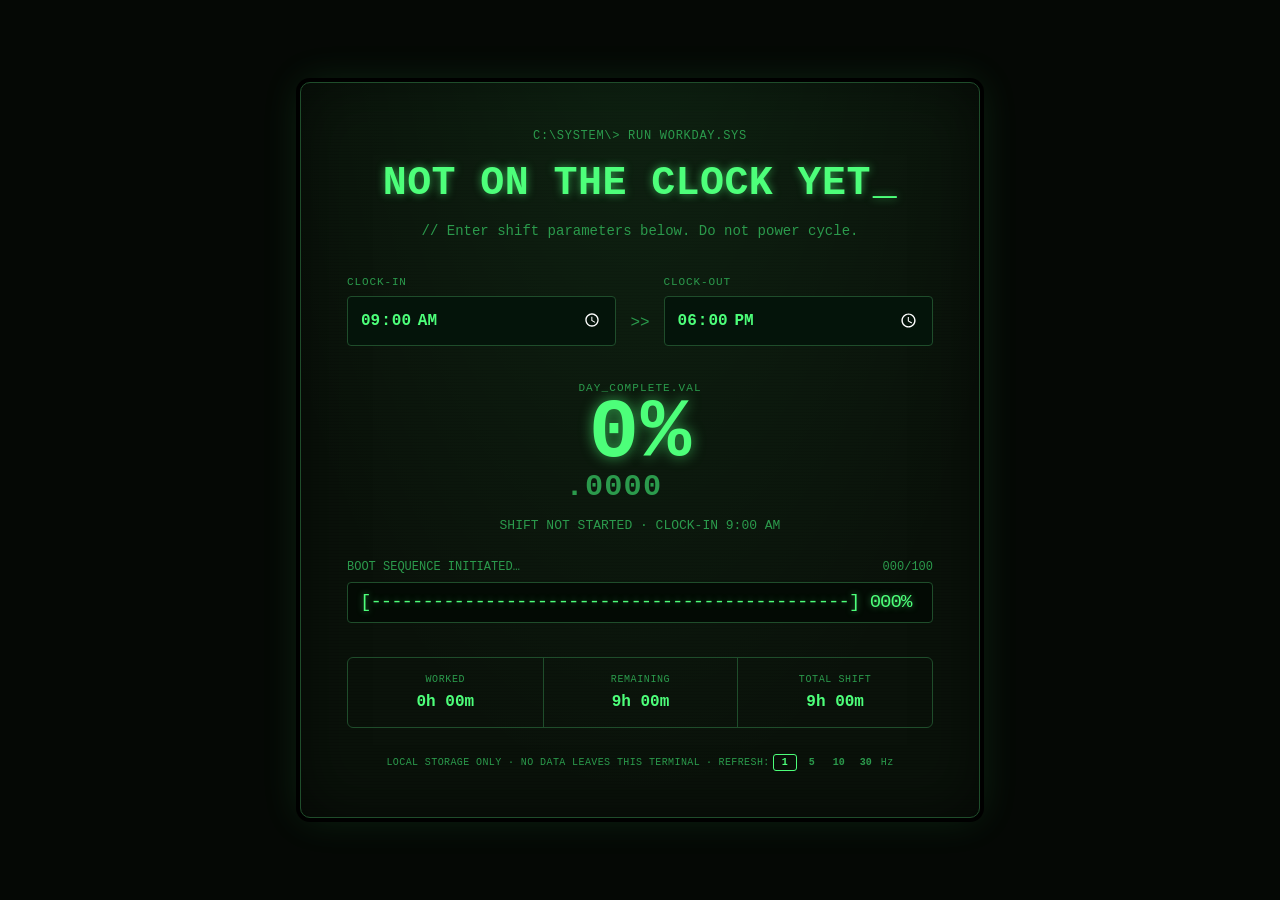
<file: retro-terminal/index.html>
<!doctype html>
<html lang="en">
  <head>
    <meta charset="utf-8">
    <meta name="viewport" content="width=device-width, initial-scale=1">
    <meta name="description" content="See when your workday ends and watch the shift tick toward 100%.">
    <meta name="theme-color" content="#0a0f0a">
    <meta name="mobile-web-app-capable" content="yes">
    <meta name="apple-mobile-web-app-capable" content="yes">
    <meta name="apple-mobile-web-app-status-bar-style" content="black">
    <meta name="apple-mobile-web-app-title" content="WORKDAY.SYS">
    <title>WORKDAY.SYS — Retro Terminal</title>
    <link rel="manifest" href="manifest.webmanifest?v=mono-v2">
    <link rel="icon" type="image/png" sizes="64x64" href="icons/favicon-64.png?v=mono-v2">
    <link rel="apple-touch-icon" sizes="180x180" href="icons/apple-touch-icon.png?v=mono-v2">
    <link rel="stylesheet" href="styles.css?v=centred-percent-v1">
    <script src="script.js?v=mobile-fit-v1" defer></script>
  </head>
  <body>
    <main>
      <section class="crt" aria-labelledby="page-title">
        <div class="scanlines" aria-hidden="true"></div>
        <div class="glow" aria-hidden="true"></div>

        <header class="intro">
          <p class="eyebrow">C:\SYSTEM\&gt; RUN WORKDAY.SYS</p>
          <h1 id="page-title"><span id="title-text">WHEN CAN I LOG OFF</span><span class="cursor" aria-hidden="true">_</span></h1>
          <p class="subtitle">// Enter shift parameters below. Do not power cycle.</p>
        </header>

        <div class="time-fields" aria-label="Workday times">
          <label>
            <span>CLOCK-IN</span>
            <input id="start-time" type="time" step="60" value="09:00">
          </label>
          <span class="arrow" aria-hidden="true">&gt;&gt;</span>
          <label>
            <span>CLOCK-OUT</span>
            <input id="end-time" type="time" step="60" value="18:00">
          </label>
        </div>

        <p id="error" class="error" role="alert" hidden>ERR_0x01: START AND END TIME MUST DIFFER.</p>
        <p id="warning" class="warning" role="status" hidden></p>

        <div id="results">
          <div class="hero-stat">
            <span class="hero-label">DAY_COMPLETE.VAL</span>
            <strong id="percent">--.----%</strong>
            <span id="end-note" class="end-note">CALCULATING FREEDOM…</span>
          </div>

          <div class="progress-wrap">
            <div class="progress-labels">
              <span id="message">BOOT SEQUENCE INITIATED…</span>
              <span id="progress-count">000/100</span>
            </div>
            <div id="progress-track" class="progress-track" role="progressbar" aria-label="Workday completion" aria-valuemin="0" aria-valuemax="100" aria-valuenow="0">
              <span id="ascii-bar" class="ascii-bar" aria-hidden="true"></span>
            </div>
            <p id="sr-status" class="sr-only" role="status" aria-live="polite"></p>
          </div>

          <dl class="stats-grid">
            <div><dt>WORKED</dt><dd id="worked">--h --m</dd></div>
            <div><dt>REMAINING</dt><dd id="remaining">--h --m</dd></div>
            <div><dt>TOTAL SHIFT</dt><dd id="duration">--h --m</dd></div>
          </dl>
        </div>

        <footer>
          <span>LOCAL STORAGE ONLY · NO DATA LEAVES THIS TERMINAL</span>
          <span class="footer-separator" aria-hidden="true">·</span>
          <span class="refresh-control" role="group" aria-label="Percentage refresh rate">
            <span class="refresh-label">REFRESH:</span>
            <button type="button" data-refresh-hz="1" aria-label="1 Hz" aria-pressed="true">1</button>
            <button type="button" data-refresh-hz="5" aria-label="5 Hz" aria-pressed="false">5</button>
            <button type="button" data-refresh-hz="10" aria-label="10 Hz" aria-pressed="false">10</button>
            <button type="button" data-refresh-hz="30" aria-label="30 Hz" aria-pressed="false">30</button>
            <span class="refresh-unit">Hz</span>
          </span>
        </footer>
      </section>
    </main>

    <script>
      if ("serviceWorker" in navigator) {
        window.addEventListener("load", () => {
          navigator.serviceWorker.register("./service-worker.js", { scope: "./" })
            .catch((err) => console.warn("WORKDAY.SYS service worker registration failed:", err));
        });
      }
    </script>
  </body>
</html>
</file>
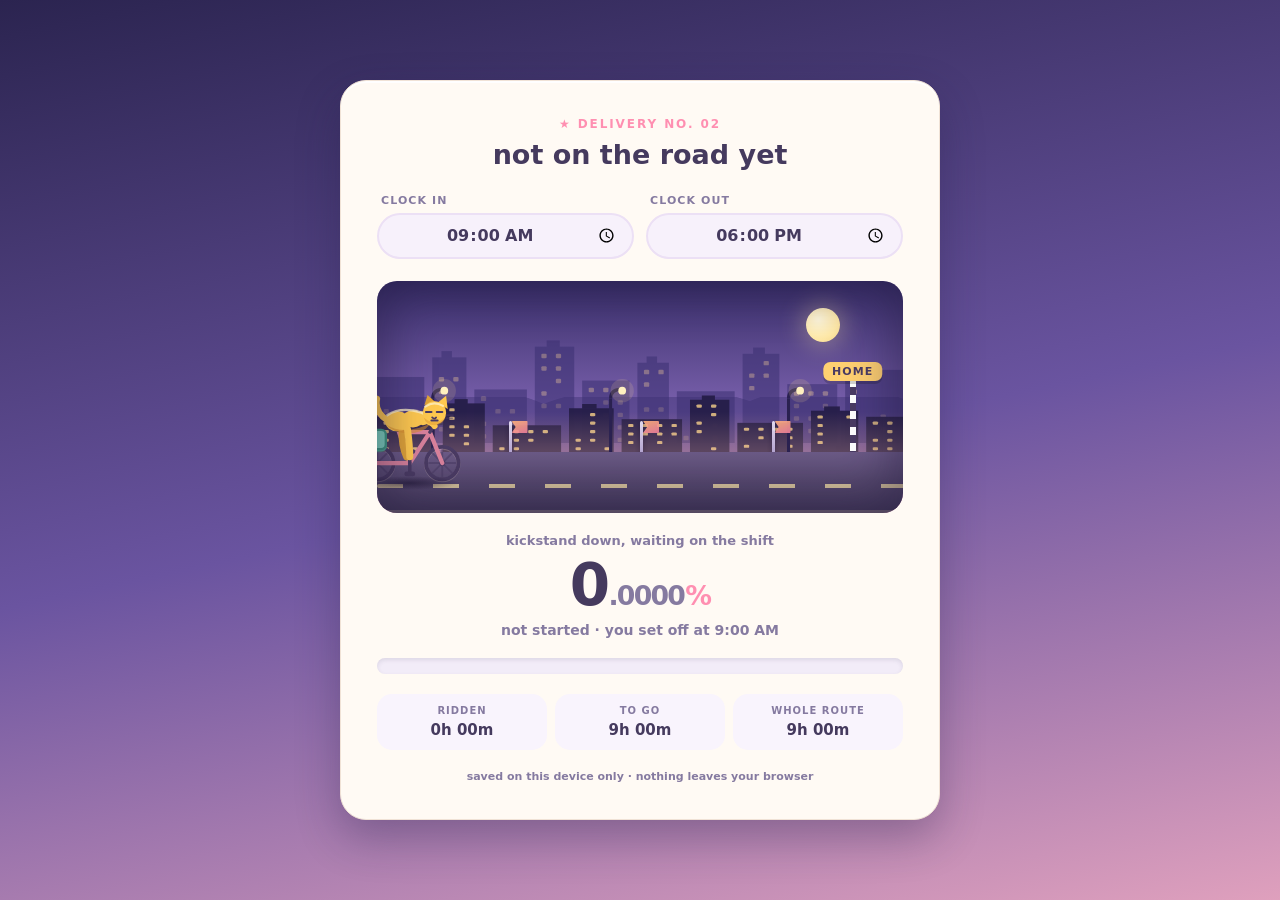
<file: twinkle-twinkle/index.html>
<!doctype html>
<html lang="en">
  <head>
    <meta charset="utf-8">
    <meta name="viewport" content="width=device-width, initial-scale=1">
    <meta name="description" content="A courier cat cycling home. Watch how far through the workday you are.">
    <meta name="theme-color" content="#2f2a52">
    <title>Courier Cat — Cycling Home</title>
    <link rel="stylesheet" href="styles.css?v=courier-v2">
    <script src="script.js?v=courier-v2" defer></script>
  </head>
  <body>
    <main>
      <section class="card" aria-labelledby="page-title">
        <header class="intro">
          <p class="eyebrow">★ delivery no. 02</p>
          <h1 id="page-title"><span id="title-text">cycling home</span></h1>
        </header>

        <div class="times" aria-label="Workday times">
          <label>
            <span>clock in</span>
            <input id="start-time" type="time" step="60" value="09:00">
          </label>
          <label>
            <span>clock out</span>
            <input id="end-time" type="time" step="60" value="18:00">
          </label>
        </div>

        <p id="error" class="error" role="alert" hidden></p>
        <p id="warning" class="warning" role="status" hidden></p>

        <div id="results">
          <!-- The scene is decoration. Everything it shows is also written out
               in the readout and stats below it. -->
          <div id="scene" class="scene" aria-hidden="true">
            <div class="moon"></div>
            <div class="skyline"></div>
            <div class="hills"></div>
            <div class="street"></div>
            <div class="haze"></div>
            <div class="lamps"></div>

            <div class="checkpoints">
              <span class="cp" data-at="25"><i></i></span>
              <span class="cp" data-at="50"><i></i></span>
              <span class="cp" data-at="75"><i></i></span>
            </div>

            <div class="finish">
              <span class="finish-post"></span>
              <span class="finish-sign">HOME</span>
            </div>

            <div class="road">
              <div class="road-dashes"></div>
            </div>

            <div id="rider" class="rider" data-mood="resting">
              <div class="ground-shadow"></div>
              <div class="puff"><span></span><span></span><span></span></div>
              <div class="speedlines"><span></span><span></span><span></span></div>

              <svg class="cat" viewBox="0 0 150 116">
                <!-- rear wheel -->
                <g class="wheel wheel-back">
                  <circle class="tyre" cx="34" cy="88" r="21"/>
                  <g class="spokes">
                    <path d="M34 70 V106 M16 88 H52 M21 75 L47 101 M47 75 L21 101"/>
                  </g>
                  <circle class="hub" cx="34" cy="88" r="4"/>
                </g>

                <!-- front wheel -->
                <g class="wheel wheel-front">
                  <circle class="tyre" cx="118" cy="88" r="21"/>
                  <g class="spokes">
                    <path d="M118 70 V106 M100 88 H136 M105 75 L131 101 M131 75 L105 101"/>
                  </g>
                  <circle class="hub" cx="118" cy="88" r="4"/>
                </g>

                <!-- frame -->
                <g class="frame">
                  <path d="M34 88 L76 88 M76 88 L62 48 M62 48 L102 48 M102 48 L118 88 M76 88 L102 48"/>
                  <path class="bars" d="M102 48 L108 39 M100 37 h17"/>
                  <rect class="seat" x="50" y="41" width="23" height="7" rx="3.5"/>
                </g>

                <!-- delivery crate on the rear rack -->
                <g class="crate">
                  <rect x="12" y="45" width="33" height="25" rx="6"/>
                  <path class="crate-strap" d="M28 45 V70"/>
                  <path class="crate-mark" d="M19 55 h8 M19 61 h13"/>
                </g>

                <!-- pedals: one group, rotated, so the feet orbit the crank -->
                <g class="crank">
                  <path d="M76 88 L76 74" />
                  <path d="M76 88 L76 102" />
                  <rect class="pedal" x="69" y="70" width="14" height="6" rx="3"/>
                  <rect class="pedal" x="69" y="99" width="14" height="6" rx="3"/>
                </g>

                <!-- Cat sits ON the seat and leans toward the bars. Three
                     overlapping ellipses in one fill read as a single leaning
                     body far more reliably than a hand-authored blob path. -->
                <g class="cat-body">
                  <path class="tail" d="M46 32 q-19 -3 -23 -19"/>
                  <path class="leg leg-far" d="M66 44 q-1 22 6 36"/>
                  <ellipse class="torso" cx="60" cy="34" rx="16" ry="13"/>
                  <ellipse class="torso" cx="80" cy="31" rx="14" ry="11"/>
                  <ellipse class="torso" cx="93" cy="30" rx="10" ry="9"/>
                  <!-- Two shapes turn a flat fill into a form: an underside in
                       shadow, and a rim of light along the top edge. -->
                  <path class="fur-shade" d="M45 38 q16 10 36 6 q14 -2 21 -8 q-2 10 -20 13 q-24 3 -37 -11 z"/>
                  <path class="fur-rim" d="M47 26 q14 -9 33 -6 q13 2 19 7"/>
                  <path class="leg" d="M73 44 q3 22 3 36"/>
                  <path class="arm" d="M97 33 q9 3 11 7"/>

                  <!-- Deliberately oversized head: the expression is the whole
                       point of this concept, and at 110px on screen a smaller
                       skull left the eyes too fine to read. -->
                  <g class="head">
                    <path class="ear ear-back" d="M95 13 L99 0 L110 10 Z"/>
                    <path class="ear ear-front" d="M112 10 L123 1 L125 18 Z"/>
                    <circle class="skull" cx="108" cy="23" r="15"/>
                    <path class="fur-shade head-shade" d="M94 29 q14 12 28 0 q-3 10 -14 10 q-11 0 -14 -10 z"/>
                    <path class="fur-rim head-rim" d="M96 15 q11 -8 23 -1"/>

                    <g class="face">
                      <g class="brows"><path d="M96 12 l8 4"/><path d="M122 12 l-8 4"/></g>
                      <g class="eyes-open"><circle cx="101" cy="22" r="3"/><circle cx="114" cy="22" r="3"/></g>
                      <g class="eyes-squint"><path d="M97 22 h7"/><path d="M111 22 h7"/></g>
                      <!-- Bows downward. Curving these up like the happy pair
                           made the tired face read as contented. -->
                      <g class="eyes-strain"><path d="M97 21 q3.5 6 7 0"/><path d="M111 21 q3.5 6 7 0"/></g>
                      <g class="eyes-happy"><path d="M97 24 q3.5 -7 7 0"/><path d="M111 24 q3.5 -7 7 0"/></g>
                      <g class="eyes-sparkle">
                        <circle cx="101" cy="22" r="4"/><circle cx="114" cy="22" r="4"/>
                        <circle class="glint" cx="102.4" cy="20.6" r="1.4"/><circle class="glint" cx="115.4" cy="20.6" r="1.4"/>
                      </g>
                      <g class="blush"><ellipse cx="97" cy="30" rx="4.6" ry="3"/><ellipse cx="119" cy="30" rx="4.6" ry="3"/></g>
                      <path class="snout" d="M105 29 q3 3 5 0"/>
                      <path class="mouth-flat" d="M104 33 h8"/>
                      <path class="mouth-pant" d="M104 32 q4.5 8 9 0 z"/>
                      <path class="mouth-grin" d="M101 32 q7 10 14 0 z"/>
                      <path class="whiskers" d="M123 26 h9 M123 30 h8"/>
                    </g>
                  </g>
                </g>
              </svg>
            </div>

            <div class="confetti">
              <span></span><span></span><span></span><span></span><span></span><span></span>
              <span></span><span></span><span></span><span></span>
            </div>
          </div>

          <p id="mood-note" class="mood-note">wheels up</p>

          <div class="readout">
            <strong id="percent" class="percent"><span class="pct-int">--</span><span class="pct-dec">.--</span><span class="pct-sign">%</span></strong>
            <p id="end-note" class="end-note">plotting the route…</p>
          </div>

          <div class="progress-wrap">
            <div id="progress-track" class="track" role="progressbar" aria-label="Workday completion" aria-valuemin="0" aria-valuemax="100" aria-valuenow="0">
              <div id="progress-fill" class="fill"></div>
            </div>
            <p id="sr-status" class="sr-only" role="status" aria-live="polite"></p>
          </div>

          <dl class="stats">
            <div><dt>ridden</dt><dd id="worked">--h --m</dd></div>
            <div><dt>to go</dt><dd id="remaining">--h --m</dd></div>
            <div><dt>whole route</dt><dd id="duration">--h --m</dd></div>
          </dl>
        </div>

        <footer>saved on this device only · nothing leaves your browser</footer>
      </section>
    </main>
  </body>
</html>
</file>
<file: retro-terminal/styles.css>
:root {
  --bg: #050805;
  --term: #0a120a;
  --phosphor: #4dff7a;
  /* Dim text carries labels at 10-14px, so it needs WCAG AA 4.5:1 against
     --term. The old #1f7a3a managed only 3.54:1; this is 5.28:1. */
  --phosphor-dim: #2b9a4c;
  --amber: #ffd166;
  --danger: #ff6b6b;
  --line: #1f4d2b;
}

* { box-sizing: border-box; }
html { color-scheme: dark; }

body {
  margin: 0;
  background: var(--bg);
  color: var(--phosphor);
  font-family: ui-monospace, "Cascadia Mono", "SFMono-Regular", Consolas, "Courier New", monospace;
}

main {
  min-height: 100vh;
  min-height: 100dvh;
  display: grid;
  justify-items: center;
  align-items: safe center;
  padding: clamp(16px, 4vh, 40px) 20px;
}

.crt {
  position: relative;
  width: min(680px, 100%);
  padding: clamp(20px, 3vh + 2vw, 46px);
  background: var(--term);
  border: 1px solid var(--line);
  border-radius: 10px;
  box-shadow: 0 0 0 4px #000, 0 0 40px rgba(77, 255, 122, .12), inset 0 0 60px rgba(0, 0, 0, .6);
  overflow: hidden;
}

.scanlines {
  position: absolute;
  inset: 0;
  pointer-events: none;
  background: repeating-linear-gradient(
    to bottom,
    rgba(0, 0, 0, 0) 0,
    rgba(0, 0, 0, 0) 2px,
    rgba(0, 0, 0, .25) 3px
  );
  mix-blend-mode: multiply;
}

.glow {
  position: absolute;
  inset: -20%;
  pointer-events: none;
  background: radial-gradient(ellipse at 50% 0%, rgba(77, 255, 122, .08), transparent 60%);
}

.intro, .time-fields, #results, footer { position: relative; z-index: 1; }

.intro { text-align: center; }

.eyebrow {
  display: block;
  margin: 0 0 18px;
  color: var(--phosphor-dim);
  font-size: 12px;
  letter-spacing: .06em;
}

h1 {
  margin: 0;
  font-size: clamp(24px, 5.6vw, 40px);
  line-height: 1.15;
  letter-spacing: .01em;
  text-shadow: 0 0 8px rgba(77, 255, 122, .55);
}

.cursor {
  display: inline-block;
  margin-left: 2px;
  animation: blink 1s steps(1) infinite;
}

@keyframes blink { 50% { opacity: 0; } }

.subtitle {
  max-width: 460px;
  margin: 14px auto 0;
  color: var(--phosphor-dim);
  font-size: 14px;
  line-height: 1.5;
}

.time-fields {
  display: grid;
  grid-template-columns: 1fr auto 1fr;
  align-items: end;
  gap: 14px;
  margin-top: clamp(20px, 4vh, 34px);
}

label span {
  display: block;
  margin-bottom: 8px;
  font-size: 11px;
  letter-spacing: .08em;
  color: var(--phosphor-dim);
}

input[type="time"] {
  width: 100%;
  min-height: 50px;
  padding: 0 12px;
  background: #04140a;
  color: var(--phosphor);
  border: 1px solid var(--line);
  border-radius: 4px;
  font: inherit;
  font-weight: 700;
  color-scheme: dark;
}

input[type="time"]:focus-visible {
  outline: 2px solid var(--phosphor);
  outline-offset: 2px;
}

.arrow { padding-bottom: 14px; color: var(--phosphor-dim); }

.hero-stat {
  display: flex;
  flex-direction: column;
  align-items: center;
  margin: clamp(20px, 4vh, 40px) 0 clamp(16px, 3vh, 28px);
}

.hero-label { font-size: 11px; letter-spacing: .1em; color: var(--phosphor-dim); }

.hero-stat strong {
  display: block;
  margin: 4px 0 .58em; /* the fraction is out of flow, so reserve its row */
  font-size: clamp(44px, min(13vw, 12vh), 84px);
  line-height: .86;
  text-shadow: 0 0 14px rgba(77, 255, 122, .6);
}

/* The fraction is wider than a single-digit percentage, so while the two shared
   a grid column the fraction sized it: the digit sat flush left of a column it
   did not fill, and the sign was pushed a clear gap away from it. Taking the
   fraction out of flow lets the whole number size the row on its own, keeping
   the sign beside it and the fraction centred at any digit count. */
.percent-main {
  position: relative;
  display: inline-block;
}

.percent-fraction {
  position: absolute;
  top: 100%;
  left: 50%;
  transform: translateX(-50%);
  margin-top: .07em;
  font-size: .36em;
  line-height: 1;
  letter-spacing: .04em;
  white-space: nowrap;
  color: var(--phosphor-dim);
  text-shadow: none;
}

.percent-sign {
  margin-left: .02em;
  font-size: 1em;
  color: var(--phosphor);
}

.end-note { color: var(--phosphor-dim); font-size: 13px; }

.progress-labels {
  display: flex;
  justify-content: space-between;
  gap: 12px;
  margin-bottom: 8px;
  font-size: 12px;
  color: var(--phosphor-dim);
}

.progress-track {
  padding: 10px 12px;
  background: #030a04;
  border: 1px solid var(--line);
  border-radius: 4px;
  overflow: hidden;
}

.ascii-bar {
  display: block;
  font-size: clamp(14px, 3.4vw, 19px);
  line-height: 1;
  letter-spacing: -1px;
  white-space: pre;
  text-shadow: 0 0 6px rgba(77, 255, 122, .5);
}

.stats-grid {
  display: grid;
  grid-template-columns: repeat(3, 1fr);
  margin: clamp(20px, 4vh, 34px) 0 0;
  border: 1px solid var(--line);
  border-radius: 6px;
  overflow: hidden;
}

.stats-grid div { padding: 16px; text-align: center; }
.stats-grid div + div { border-left: 1px solid var(--line); }
dt { color: var(--phosphor-dim); font-size: 10px; letter-spacing: .06em; }
dd { margin: 8px 0 0; font-size: 16px; font-weight: 700; }

.error {
  margin: 34px 0 0;
  padding: 14px;
  background: rgba(255, 107, 107, .1);
  border: 1px solid var(--danger);
  color: var(--danger);
  border-radius: 4px;
  text-align: center;
  font-size: 13px;
}

.warning {
  position: relative;
  z-index: 1;
  margin: 20px 0 0;
  padding: 12px;
  background: rgba(255, 209, 102, .08);
  border: 1px solid var(--amber);
  color: var(--amber);
  border-radius: 4px;
  text-align: center;
  font-size: 12px;
  letter-spacing: .04em;
}

/* Workday complete: the whole terminal goes red. */
body.complete {
  --phosphor: #ff5f56;
  --phosphor-dim: #cc5b53; /* 4.70:1 against --term; the old #b0453f was 3.41:1 */
  --line: #5c2020;
}

body.complete h1,
body.complete .hero-stat strong,
body.complete .ascii-bar {
  text-shadow: 0 0 16px rgba(255, 95, 86, .65);
}

body.complete .crt {
  box-shadow: 0 0 0 4px #000, 0 0 44px rgba(255, 95, 86, .22), inset 0 0 60px rgba(0, 0, 0, .6);
}

body.complete .glow {
  background: radial-gradient(ellipse at 50% 0%, rgba(255, 95, 86, .12), transparent 60%);
}

footer {
  position: relative;
  z-index: 1;
  display: flex;
  flex-wrap: wrap;
  align-items: center;
  justify-content: center;
  gap: 6px;
  margin-top: clamp(16px, 3vh, 26px);
  color: var(--phosphor-dim);
  font-size: 10px;
  letter-spacing: .04em;
  text-align: center;
}

.refresh-control {
  display: inline-flex;
  align-items: center;
  gap: 3px;
}

.refresh-control button {
  appearance: none;
  min-width: 24px;
  padding: 2px 4px;
  background: transparent;
  color: var(--phosphor-dim);
  border: 1px solid transparent;
  border-radius: 3px;
  font: inherit;
  font-weight: 700;
  cursor: pointer;
}

.refresh-control button:hover {
  color: var(--phosphor);
}

.refresh-control button:focus-visible {
  outline: 1px solid var(--phosphor);
  outline-offset: 1px;
}

.refresh-control button[aria-pressed="true"] {
  color: var(--phosphor);
  border-color: currentColor;
}

.sr-only {
  position: absolute;
  width: 1px; height: 1px;
  padding: 0; margin: -1px;
  overflow: hidden;
  clip: rect(0,0,0,0);
  white-space: nowrap;
  border: 0;
}

@media (max-width: 540px) {
  .crt { padding: 26px 18px; }
  .arrow { display: none; }
  .time-fields { grid-template-columns: 1fr 1fr; gap: 8px; }
  .stats-grid { grid-template-columns: 1fr; }
  .stats-grid div + div { border-left: 0; border-top: 1px solid var(--line); }
}

@media (prefers-reduced-motion: reduce) {
  .cursor { animation: none; }
}

@media (prefers-contrast: more) {
  :root { --phosphor-dim: #7fffa0; }
}
</file>
<file: twinkle-twinkle/styles.css>
:root {
  --sky-top: #3a2f6b;
  --sky-mid: #7d63b0;
  --sky-low: #e79ec0;

  --card: #fffaf4;
  --card-edge: #f0e2d6;
  --ink: #453a5e;
  --ink-soft: #857aa0;

  --candy: #ff8fb1;
  --butter: #ffd071;
  --mint: #7fd6c0;
  --lilac: #b9a0e8;

  --fur: #ffc94f;
  --fur-dark: #e0a338;
  --fur-rim: #fff3cb;
  --fur-shade: #d98f2e;
  --bike: #d9829c;
  --cat-ink: #4a3b63;
  --road: #57496f;
  --road-line: #ffe9a8;

  --danger: #e0607a;
  --caution: #c8892a;
  --radius: 26px;
  --ease: cubic-bezier(.34, 1.4, .5, 1);
}

/* Route finished: the sky warms right up and the street lights come on. */
body.complete {
  --sky-top: #6a4a9a;
  --sky-mid: #e28cae;
  --sky-low: #ffc07f;
}

* { box-sizing: border-box; }
html { color-scheme: light; }

body {
  margin: 0;
  min-height: 100vh;
  min-height: 100dvh;
  background: linear-gradient(168deg, #2b2450, #6a54a0 52%, #dfa0bd);
  background-attachment: fixed;
  color: var(--ink);
  font-family: ui-rounded, "SF Pro Rounded", "Hiragino Maru Gothic ProN",
    "Segoe UI Variable Display", "Nunito", "Quicksand", system-ui, -apple-system, sans-serif;
}

main {
  display: grid;
  justify-items: center;
  align-items: safe center;
  min-height: 100vh;
  min-height: 100dvh;
  padding: clamp(18px, 4vh, 44px) 16px;
}

.card {
  width: min(600px, 100%);
  padding: clamp(20px, 4vw, 36px);
  background: var(--card);
  border: 1px solid var(--card-edge);
  border-radius: var(--radius);
  box-shadow: 0 2px 0 rgba(255, 255, 255, .9) inset, 0 18px 44px rgba(35, 28, 70, .32);
  text-align: center;
}

.eyebrow {
  margin: 0 0 8px;
  color: var(--candy);
  font-size: 12px;
  font-weight: 700;
  letter-spacing: .16em;
  text-transform: uppercase;
}

h1 {
  margin: 0;
  font-size: clamp(20px, 4.6vw, 27px);
  font-weight: 800;
  line-height: 1.2;
}

.times {
  display: grid;
  grid-template-columns: 1fr 1fr;
  gap: 12px;
  margin-top: clamp(16px, 3vh, 22px);
  text-align: left;
}

.times label span {
  display: block;
  margin: 0 0 6px 4px;
  color: var(--ink-soft);
  font-size: 11px;
  font-weight: 700;
  letter-spacing: .1em;
  text-transform: uppercase;
}

input[type="time"] {
  width: 100%;
  min-height: 46px;
  padding: 0 14px;
  background: #f7f1fb;
  color: var(--ink);
  border: 2px solid #ece0f5;
  border-radius: 999px;
  font: inherit;
  font-size: 16px;
  font-weight: 700;
  text-align: center;
}

input[type="time"]:focus-visible { outline: 3px solid var(--lilac); outline-offset: 2px; }

/* ==================== the scene ==================== */

.scene {
  --p: 0; /* progress 0-100, written by script.js */
  position: relative;
  height: clamp(190px, 34vw, 232px);
  margin-top: clamp(16px, 3vh, 22px);
  border-radius: 20px;
  overflow: hidden;
  background: linear-gradient(180deg, var(--sky-top), var(--sky-mid) 58%, var(--sky-low));
  transition: background 1.6s linear;
}

/* Corners fall off slightly, which focuses the eye centre-frame. */
.scene::after {
  content: "";
  position: absolute;
  inset: 0;
  pointer-events: none;
  border-radius: inherit;
  box-shadow: inset 0 0 46px 12px rgba(26, 18, 52, .42);
}

/* Parallax bands. Each is a repeating shape strip sliding at its own speed,
   which is what sells forward motion while the rider advances separately. */
.skyline, .hills, .street {
  position: absolute;
  left: 0;
  width: 300%;
  background-repeat: repeat-x;
  background-size: 33.333% 100%;
}

.skyline {
  bottom: 30%;
  height: 50%;
  /* Real silhouettes with rooftops and lit windows. This layer was a striped
     linear-gradient, which is most of what made the scene look cheap. */
  background-image: url("data:image/svg+xml,%3Csvg%20xmlns%3D%27http%3A%2F%2Fwww.w3.org%2F2000%2Fsvg%27%20viewBox%3D%270%200%20400%20130%27%20preserveAspectRatio%3D%27none%27%3E%3Cg%20fill%3D%27%233b3072%27%3E%3Crect%20x%3D%270%27%20y%3D%2756%27%20width%3D%2736%27%20height%3D%2774%27%2F%3E%3Crect%20x%3D%2742%27%20y%3D%2734%27%20width%3D%2726%27%20height%3D%2796%27%2F%3E%3Crect%20x%3D%2749%27%20y%3D%2727%27%20width%3D%278%27%20height%3D%278%27%2F%3E%3Crect%20x%3D%2774%27%20y%3D%2770%27%20width%3D%2740%27%20height%3D%2760%27%2F%3E%3Crect%20x%3D%27120%27%20y%3D%2722%27%20width%3D%2730%27%20height%3D%27108%27%2F%3E%3Crect%20x%3D%27129%27%20y%3D%2715%27%20width%3D%2710%27%20height%3D%278%27%2F%3E%3Crect%20x%3D%27156%27%20y%3D%2760%27%20width%3D%2736%27%20height%3D%2770%27%2F%3E%3Crect%20x%3D%27198%27%20y%3D%2740%27%20width%3D%2724%27%20height%3D%2790%27%2F%3E%3Crect%20x%3D%27205%27%20y%3D%2733%27%20width%3D%278%27%20height%3D%278%27%2F%3E%3Crect%20x%3D%27228%27%20y%3D%2772%27%20width%3D%2744%27%20height%3D%2758%27%2F%3E%3Crect%20x%3D%27278%27%20y%3D%2730%27%20width%3D%2728%27%20height%3D%27100%27%2F%3E%3Crect%20x%3D%27286%27%20y%3D%2723%27%20width%3D%279%27%20height%3D%278%27%2F%3E%3Crect%20x%3D%27312%27%20y%3D%2764%27%20width%3D%2738%27%20height%3D%2766%27%2F%3E%3Crect%20x%3D%27356%27%20y%3D%2748%27%20width%3D%2744%27%20height%3D%2782%27%2F%3E%3Crect%20x%3D%27369%27%20y%3D%2741%27%20width%3D%2714%27%20height%3D%278%27%2F%3E%3C%2Fg%3E%3Cg%20fill%3D%27%23ffd98a%27%20opacity%3D%27.55%27%3E%3Crect%20x%3D%275%27%20y%3D%2792%27%20width%3D%274%27%20height%3D%275%27%20rx%3D%271%27%2F%3E%3Crect%20x%3D%275%27%20y%3D%27120%27%20width%3D%274%27%20height%3D%275%27%20rx%3D%271%27%2F%3E%3Crect%20x%3D%2716%27%20y%3D%2792%27%20width%3D%274%27%20height%3D%275%27%20rx%3D%271%27%2F%3E%3Crect%20x%3D%2716%27%20y%3D%27120%27%20width%3D%274%27%20height%3D%275%27%20rx%3D%271%27%2F%3E%3Crect%20x%3D%2727%27%20y%3D%2792%27%20width%3D%274%27%20height%3D%275%27%20rx%3D%271%27%2F%3E%3Crect%20x%3D%2727%27%20y%3D%27106%27%20width%3D%274%27%20height%3D%275%27%20rx%3D%271%27%2F%3E%3Crect%20x%3D%2747%27%20y%3D%2756%27%20width%3D%274%27%20height%3D%275%27%20rx%3D%271%27%2F%3E%3Crect%20x%3D%2747%27%20y%3D%2770%27%20width%3D%274%27%20height%3D%275%27%20rx%3D%271%27%2F%3E%3Crect%20x%3D%2747%27%20y%3D%2784%27%20width%3D%274%27%20height%3D%275%27%20rx%3D%271%27%2F%3E%3Crect%20x%3D%2747%27%20y%3D%27112%27%20width%3D%274%27%20height%3D%275%27%20rx%3D%271%27%2F%3E%3Crect%20x%3D%2758%27%20y%3D%2756%27%20width%3D%274%27%20height%3D%275%27%20rx%3D%271%27%2F%3E%3Crect%20x%3D%2779%27%20y%3D%2778%27%20width%3D%274%27%20height%3D%275%27%20rx%3D%271%27%2F%3E%3Crect%20x%3D%2779%27%20y%3D%27106%27%20width%3D%274%27%20height%3D%275%27%20rx%3D%271%27%2F%3E%3Crect%20x%3D%2779%27%20y%3D%27120%27%20width%3D%274%27%20height%3D%275%27%20rx%3D%271%27%2F%3E%3Crect%20x%3D%2790%27%20y%3D%2792%27%20width%3D%274%27%20height%3D%275%27%20rx%3D%271%27%2F%3E%3Crect%20x%3D%27101%27%20y%3D%2792%27%20width%3D%274%27%20height%3D%275%27%20rx%3D%271%27%2F%3E%3Crect%20x%3D%27101%27%20y%3D%27106%27%20width%3D%274%27%20height%3D%275%27%20rx%3D%271%27%2F%3E%3Crect%20x%3D%27125%27%20y%3D%2730%27%20width%3D%274%27%20height%3D%275%27%20rx%3D%271%27%2F%3E%3Crect%20x%3D%27125%27%20y%3D%2744%27%20width%3D%274%27%20height%3D%275%27%20rx%3D%271%27%2F%3E%3Crect%20x%3D%27125%27%20y%3D%2772%27%20width%3D%274%27%20height%3D%275%27%20rx%3D%271%27%2F%3E%3Crect%20x%3D%27125%27%20y%3D%2786%27%20width%3D%274%27%20height%3D%275%27%20rx%3D%271%27%2F%3E%3Crect%20x%3D%27125%27%20y%3D%27114%27%20width%3D%274%27%20height%3D%275%27%20rx%3D%271%27%2F%3E%3Crect%20x%3D%27136%27%20y%3D%2730%27%20width%3D%274%27%20height%3D%275%27%20rx%3D%271%27%2F%3E%3Crect%20x%3D%27136%27%20y%3D%2744%27%20width%3D%274%27%20height%3D%275%27%20rx%3D%271%27%2F%3E%3Crect%20x%3D%27136%27%20y%3D%2758%27%20width%3D%274%27%20height%3D%275%27%20rx%3D%271%27%2F%3E%3Crect%20x%3D%27136%27%20y%3D%2786%27%20width%3D%274%27%20height%3D%275%27%20rx%3D%271%27%2F%3E%3Crect%20x%3D%27161%27%20y%3D%2768%27%20width%3D%274%27%20height%3D%275%27%20rx%3D%271%27%2F%3E%3Crect%20x%3D%27161%27%20y%3D%2796%27%20width%3D%274%27%20height%3D%275%27%20rx%3D%271%27%2F%3E%3Crect%20x%3D%27161%27%20y%3D%27124%27%20width%3D%274%27%20height%3D%275%27%20rx%3D%271%27%2F%3E%3Crect%20x%3D%27172%27%20y%3D%2768%27%20width%3D%274%27%20height%3D%275%27%20rx%3D%271%27%2F%3E%3Crect%20x%3D%27172%27%20y%3D%2782%27%20width%3D%274%27%20height%3D%275%27%20rx%3D%271%27%2F%3E%3Crect%20x%3D%27172%27%20y%3D%2796%27%20width%3D%274%27%20height%3D%275%27%20rx%3D%271%27%2F%3E%3Crect%20x%3D%27172%27%20y%3D%27124%27%20width%3D%274%27%20height%3D%275%27%20rx%3D%271%27%2F%3E%3Crect%20x%3D%27183%27%20y%3D%2768%27%20width%3D%274%27%20height%3D%275%27%20rx%3D%271%27%2F%3E%3Crect%20x%3D%27183%27%20y%3D%2782%27%20width%3D%274%27%20height%3D%275%27%20rx%3D%271%27%2F%3E%3Crect%20x%3D%27183%27%20y%3D%2796%27%20width%3D%274%27%20height%3D%275%27%20rx%3D%271%27%2F%3E%3Crect%20x%3D%27183%27%20y%3D%27110%27%20width%3D%274%27%20height%3D%275%27%20rx%3D%271%27%2F%3E%3Crect%20x%3D%27183%27%20y%3D%27124%27%20width%3D%274%27%20height%3D%275%27%20rx%3D%271%27%2F%3E%3Crect%20x%3D%27203%27%20y%3D%2748%27%20width%3D%274%27%20height%3D%275%27%20rx%3D%271%27%2F%3E%3Crect%20x%3D%27203%27%20y%3D%2762%27%20width%3D%274%27%20height%3D%275%27%20rx%3D%271%27%2F%3E%3Crect%20x%3D%27203%27%20y%3D%2790%27%20width%3D%274%27%20height%3D%275%27%20rx%3D%271%27%2F%3E%3Crect%20x%3D%27203%27%20y%3D%27104%27%20width%3D%274%27%20height%3D%275%27%20rx%3D%271%27%2F%3E%3Crect%20x%3D%27203%27%20y%3D%27118%27%20width%3D%274%27%20height%3D%275%27%20rx%3D%271%27%2F%3E%3Crect%20x%3D%27214%27%20y%3D%2748%27%20width%3D%274%27%20height%3D%275%27%20rx%3D%271%27%2F%3E%3Crect%20x%3D%27214%27%20y%3D%2790%27%20width%3D%274%27%20height%3D%275%27%20rx%3D%271%27%2F%3E%3Crect%20x%3D%27214%27%20y%3D%27118%27%20width%3D%274%27%20height%3D%275%27%20rx%3D%271%27%2F%3E%3Crect%20x%3D%27233%27%20y%3D%27122%27%20width%3D%274%27%20height%3D%275%27%20rx%3D%271%27%2F%3E%3Crect%20x%3D%27244%27%20y%3D%27122%27%20width%3D%274%27%20height%3D%275%27%20rx%3D%271%27%2F%3E%3Crect%20x%3D%27255%27%20y%3D%2794%27%20width%3D%274%27%20height%3D%275%27%20rx%3D%271%27%2F%3E%3Crect%20x%3D%27255%27%20y%3D%27108%27%20width%3D%274%27%20height%3D%275%27%20rx%3D%271%27%2F%3E%3Crect%20x%3D%27255%27%20y%3D%27122%27%20width%3D%274%27%20height%3D%275%27%20rx%3D%271%27%2F%3E%3Crect%20x%3D%27283%27%20y%3D%2752%27%20width%3D%274%27%20height%3D%275%27%20rx%3D%271%27%2F%3E%3Crect%20x%3D%27283%27%20y%3D%2766%27%20width%3D%274%27%20height%3D%275%27%20rx%3D%271%27%2F%3E%3Crect%20x%3D%27294%27%20y%3D%2738%27%20width%3D%274%27%20height%3D%275%27%20rx%3D%271%27%2F%3E%3Crect%20x%3D%27294%27%20y%3D%2752%27%20width%3D%274%27%20height%3D%275%27%20rx%3D%271%27%2F%3E%3Crect%20x%3D%27294%27%20y%3D%27122%27%20width%3D%274%27%20height%3D%275%27%20rx%3D%271%27%2F%3E%3Crect%20x%3D%27317%27%20y%3D%2772%27%20width%3D%274%27%20height%3D%275%27%20rx%3D%271%27%2F%3E%3Crect%20x%3D%27317%27%20y%3D%2786%27%20width%3D%274%27%20height%3D%275%27%20rx%3D%271%27%2F%3E%3Crect%20x%3D%27317%27%20y%3D%27100%27%20width%3D%274%27%20height%3D%275%27%20rx%3D%271%27%2F%3E%3Crect%20x%3D%27317%27%20y%3D%27114%27%20width%3D%274%27%20height%3D%275%27%20rx%3D%271%27%2F%3E%3Crect%20x%3D%27328%27%20y%3D%2772%27%20width%3D%274%27%20height%3D%275%27%20rx%3D%271%27%2F%3E%3Crect%20x%3D%27328%27%20y%3D%27100%27%20width%3D%274%27%20height%3D%275%27%20rx%3D%271%27%2F%3E%3Crect%20x%3D%27328%27%20y%3D%27114%27%20width%3D%274%27%20height%3D%275%27%20rx%3D%271%27%2F%3E%3Crect%20x%3D%27339%27%20y%3D%2772%27%20width%3D%274%27%20height%3D%275%27%20rx%3D%271%27%2F%3E%3Crect%20x%3D%27339%27%20y%3D%2786%27%20width%3D%274%27%20height%3D%275%27%20rx%3D%271%27%2F%3E%3Crect%20x%3D%27361%27%20y%3D%2770%27%20width%3D%274%27%20height%3D%275%27%20rx%3D%271%27%2F%3E%3Crect%20x%3D%27383%27%20y%3D%2798%27%20width%3D%274%27%20height%3D%275%27%20rx%3D%271%27%2F%3E%3Crect%20x%3D%27383%27%20y%3D%27112%27%20width%3D%274%27%20height%3D%275%27%20rx%3D%271%27%2F%3E%3C%2Fg%3E%3C%2Fsvg%3E");
  opacity: .55;
  filter: blur(.4px);
  animation: pan 46s linear infinite;
}

.hills {
  bottom: 26%;
  height: 24%;
  background-image:
    radial-gradient(ellipse 26% 120% at 14% 100%, #3d3173 0 99%, transparent 100%),
    radial-gradient(ellipse 30% 120% at 52% 100%, #3d3173 0 99%, transparent 100%),
    radial-gradient(ellipse 24% 120% at 86% 100%, #3d3173 0 99%, transparent 100%);
  opacity: .45;
  animation: pan 30s linear infinite;
}

.street {
  bottom: 26%;
  height: 34%;
  background-image: url("data:image/svg+xml,%3Csvg%20xmlns%3D%27http%3A%2F%2Fwww.w3.org%2F2000%2Fsvg%27%20viewBox%3D%270%200%20400%20130%27%20preserveAspectRatio%3D%27none%27%3E%3Cg%20fill%3D%27%23251d48%27%3E%3Crect%20x%3D%270%27%20y%3D%2772%27%20width%3D%2744%27%20height%3D%2758%27%2F%3E%3Crect%20x%3D%2750%27%20y%3D%2750%27%20width%3D%2732%27%20height%3D%2780%27%2F%3E%3Crect%20x%3D%2759%27%20y%3D%2743%27%20width%3D%2710%27%20height%3D%278%27%2F%3E%3Crect%20x%3D%2788%27%20y%3D%2786%27%20width%3D%2752%27%20height%3D%2744%27%2F%3E%3Crect%20x%3D%27146%27%20y%3D%2758%27%20width%3D%2734%27%20height%3D%2772%27%2F%3E%3Crect%20x%3D%27156%27%20y%3D%2751%27%20width%3D%2711%27%20height%3D%278%27%2F%3E%3Crect%20x%3D%27186%27%20y%3D%2776%27%20width%3D%2746%27%20height%3D%2754%27%2F%3E%3Crect%20x%3D%27238%27%20y%3D%2744%27%20width%3D%2730%27%20height%3D%2786%27%2F%3E%3Crect%20x%3D%27247%27%20y%3D%2737%27%20width%3D%2710%27%20height%3D%278%27%2F%3E%3Crect%20x%3D%27274%27%20y%3D%2782%27%20width%3D%2750%27%20height%3D%2748%27%2F%3E%3Crect%20x%3D%27330%27%20y%3D%2762%27%20width%3D%2736%27%20height%3D%2768%27%2F%3E%3Crect%20x%3D%27340%27%20y%3D%2755%27%20width%3D%2712%27%20height%3D%278%27%2F%3E%3Crect%20x%3D%27372%27%20y%3D%2772%27%20width%3D%2728%27%20height%3D%2758%27%2F%3E%3C%2Fg%3E%3Cg%20fill%3D%27%23ffd98a%27%20opacity%3D%27.8%27%3E%3Crect%20x%3D%275%27%20y%3D%2780%27%20width%3D%274%27%20height%3D%275%27%20rx%3D%271%27%2F%3E%3Crect%20x%3D%275%27%20y%3D%2794%27%20width%3D%274%27%20height%3D%275%27%20rx%3D%271%27%2F%3E%3Crect%20x%3D%275%27%20y%3D%27108%27%20width%3D%274%27%20height%3D%275%27%20rx%3D%271%27%2F%3E%3Crect%20x%3D%275%27%20y%3D%27122%27%20width%3D%274%27%20height%3D%275%27%20rx%3D%271%27%2F%3E%3Crect%20x%3D%2727%27%20y%3D%2780%27%20width%3D%274%27%20height%3D%275%27%20rx%3D%271%27%2F%3E%3Crect%20x%3D%2727%27%20y%3D%27122%27%20width%3D%274%27%20height%3D%275%27%20rx%3D%271%27%2F%3E%3Crect%20x%3D%2755%27%20y%3D%2758%27%20width%3D%274%27%20height%3D%275%27%20rx%3D%271%27%2F%3E%3Crect%20x%3D%2755%27%20y%3D%2772%27%20width%3D%274%27%20height%3D%275%27%20rx%3D%271%27%2F%3E%3Crect%20x%3D%2755%27%20y%3D%2786%27%20width%3D%274%27%20height%3D%275%27%20rx%3D%271%27%2F%3E%3Crect%20x%3D%2755%27%20y%3D%27100%27%20width%3D%274%27%20height%3D%275%27%20rx%3D%271%27%2F%3E%3Crect%20x%3D%2766%27%20y%3D%2786%27%20width%3D%274%27%20height%3D%275%27%20rx%3D%271%27%2F%3E%3Crect%20x%3D%2766%27%20y%3D%27100%27%20width%3D%274%27%20height%3D%275%27%20rx%3D%271%27%2F%3E%3Crect%20x%3D%2766%27%20y%3D%27114%27%20width%3D%274%27%20height%3D%275%27%20rx%3D%271%27%2F%3E%3Crect%20x%3D%2793%27%20y%3D%27122%27%20width%3D%274%27%20height%3D%275%27%20rx%3D%271%27%2F%3E%3Crect%20x%3D%27104%27%20y%3D%2794%27%20width%3D%274%27%20height%3D%275%27%20rx%3D%271%27%2F%3E%3Crect%20x%3D%27104%27%20y%3D%27108%27%20width%3D%274%27%20height%3D%275%27%20rx%3D%271%27%2F%3E%3Crect%20x%3D%27104%27%20y%3D%27122%27%20width%3D%274%27%20height%3D%275%27%20rx%3D%271%27%2F%3E%3Crect%20x%3D%27115%27%20y%3D%2794%27%20width%3D%274%27%20height%3D%275%27%20rx%3D%271%27%2F%3E%3Crect%20x%3D%27115%27%20y%3D%27108%27%20width%3D%274%27%20height%3D%275%27%20rx%3D%271%27%2F%3E%3Crect%20x%3D%27126%27%20y%3D%2794%27%20width%3D%274%27%20height%3D%275%27%20rx%3D%271%27%2F%3E%3Crect%20x%3D%27151%27%20y%3D%27108%27%20width%3D%274%27%20height%3D%275%27%20rx%3D%271%27%2F%3E%3Crect%20x%3D%27151%27%20y%3D%27122%27%20width%3D%274%27%20height%3D%275%27%20rx%3D%271%27%2F%3E%3Crect%20x%3D%27162%27%20y%3D%2766%27%20width%3D%274%27%20height%3D%275%27%20rx%3D%271%27%2F%3E%3Crect%20x%3D%27162%27%20y%3D%2780%27%20width%3D%274%27%20height%3D%275%27%20rx%3D%271%27%2F%3E%3Crect%20x%3D%27162%27%20y%3D%2794%27%20width%3D%274%27%20height%3D%275%27%20rx%3D%271%27%2F%3E%3Crect%20x%3D%27162%27%20y%3D%27108%27%20width%3D%274%27%20height%3D%275%27%20rx%3D%271%27%2F%3E%3Crect%20x%3D%27173%27%20y%3D%27122%27%20width%3D%274%27%20height%3D%275%27%20rx%3D%271%27%2F%3E%3Crect%20x%3D%27191%27%20y%3D%2784%27%20width%3D%274%27%20height%3D%275%27%20rx%3D%271%27%2F%3E%3Crect%20x%3D%27191%27%20y%3D%2798%27%20width%3D%274%27%20height%3D%275%27%20rx%3D%271%27%2F%3E%3Crect%20x%3D%27191%27%20y%3D%27112%27%20width%3D%274%27%20height%3D%275%27%20rx%3D%271%27%2F%3E%3Crect%20x%3D%27202%27%20y%3D%2784%27%20width%3D%274%27%20height%3D%275%27%20rx%3D%271%27%2F%3E%3Crect%20x%3D%27202%27%20y%3D%2798%27%20width%3D%274%27%20height%3D%275%27%20rx%3D%271%27%2F%3E%3Crect%20x%3D%27213%27%20y%3D%2784%27%20width%3D%274%27%20height%3D%275%27%20rx%3D%271%27%2F%3E%3Crect%20x%3D%27213%27%20y%3D%2798%27%20width%3D%274%27%20height%3D%275%27%20rx%3D%271%27%2F%3E%3Crect%20x%3D%27213%27%20y%3D%27112%27%20width%3D%274%27%20height%3D%275%27%20rx%3D%271%27%2F%3E%3Crect%20x%3D%27224%27%20y%3D%2784%27%20width%3D%274%27%20height%3D%275%27%20rx%3D%271%27%2F%3E%3Crect%20x%3D%27224%27%20y%3D%2798%27%20width%3D%274%27%20height%3D%275%27%20rx%3D%271%27%2F%3E%3Crect%20x%3D%27243%27%20y%3D%2752%27%20width%3D%274%27%20height%3D%275%27%20rx%3D%271%27%2F%3E%3Crect%20x%3D%27243%27%20y%3D%2780%27%20width%3D%274%27%20height%3D%275%27%20rx%3D%271%27%2F%3E%3Crect%20x%3D%27243%27%20y%3D%2794%27%20width%3D%274%27%20height%3D%275%27%20rx%3D%271%27%2F%3E%3Crect%20x%3D%27254%27%20y%3D%2752%27%20width%3D%274%27%20height%3D%275%27%20rx%3D%271%27%2F%3E%3Crect%20x%3D%27254%27%20y%3D%2766%27%20width%3D%274%27%20height%3D%275%27%20rx%3D%271%27%2F%3E%3Crect%20x%3D%27254%27%20y%3D%27122%27%20width%3D%274%27%20height%3D%275%27%20rx%3D%271%27%2F%3E%3Crect%20x%3D%27279%27%20y%3D%2790%27%20width%3D%274%27%20height%3D%275%27%20rx%3D%271%27%2F%3E%3Crect%20x%3D%27279%27%20y%3D%27118%27%20width%3D%274%27%20height%3D%275%27%20rx%3D%271%27%2F%3E%3Crect%20x%3D%27290%27%20y%3D%2790%27%20width%3D%274%27%20height%3D%275%27%20rx%3D%271%27%2F%3E%3Crect%20x%3D%27290%27%20y%3D%27104%27%20width%3D%274%27%20height%3D%275%27%20rx%3D%271%27%2F%3E%3Crect%20x%3D%27301%27%20y%3D%2790%27%20width%3D%274%27%20height%3D%275%27%20rx%3D%271%27%2F%3E%3Crect%20x%3D%27312%27%20y%3D%2790%27%20width%3D%274%27%20height%3D%275%27%20rx%3D%271%27%2F%3E%3Crect%20x%3D%27312%27%20y%3D%27104%27%20width%3D%274%27%20height%3D%275%27%20rx%3D%271%27%2F%3E%3Crect%20x%3D%27312%27%20y%3D%27118%27%20width%3D%274%27%20height%3D%275%27%20rx%3D%271%27%2F%3E%3Crect%20x%3D%27335%27%20y%3D%2770%27%20width%3D%274%27%20height%3D%275%27%20rx%3D%271%27%2F%3E%3Crect%20x%3D%27335%27%20y%3D%2784%27%20width%3D%274%27%20height%3D%275%27%20rx%3D%271%27%2F%3E%3Crect%20x%3D%27335%27%20y%3D%2798%27%20width%3D%274%27%20height%3D%275%27%20rx%3D%271%27%2F%3E%3Crect%20x%3D%27335%27%20y%3D%27112%27%20width%3D%274%27%20height%3D%275%27%20rx%3D%271%27%2F%3E%3Crect%20x%3D%27357%27%20y%3D%2770%27%20width%3D%274%27%20height%3D%275%27%20rx%3D%271%27%2F%3E%3Crect%20x%3D%27377%27%20y%3D%2780%27%20width%3D%274%27%20height%3D%275%27%20rx%3D%271%27%2F%3E%3Crect%20x%3D%27377%27%20y%3D%27108%27%20width%3D%274%27%20height%3D%275%27%20rx%3D%271%27%2F%3E%3Crect%20x%3D%27377%27%20y%3D%27122%27%20width%3D%274%27%20height%3D%275%27%20rx%3D%271%27%2F%3E%3Crect%20x%3D%27388%27%20y%3D%2780%27%20width%3D%274%27%20height%3D%275%27%20rx%3D%271%27%2F%3E%3Crect%20x%3D%27388%27%20y%3D%2794%27%20width%3D%274%27%20height%3D%275%27%20rx%3D%271%27%2F%3E%3Crect%20x%3D%27388%27%20y%3D%27108%27%20width%3D%274%27%20height%3D%275%27%20rx%3D%271%27%2F%3E%3Crect%20x%3D%27388%27%20y%3D%27122%27%20width%3D%274%27%20height%3D%275%27%20rx%3D%271%27%2F%3E%3C%2Fg%3E%3C%2Fsvg%3E");
  opacity: .95;
  animation: pan 17s linear infinite;
}

.lamps {
  position: absolute;
  left: 0;
  bottom: 22%;
  width: 300%;
  height: 40%;
  background-repeat: repeat-x;
  background-size: 33.333% 100%;
  background-image: url("data:image/svg+xml,%3Csvg%20xmlns%3D%27http%3A%2F%2Fwww.w3.org%2F2000%2Fsvg%27%20viewBox%3D%270%200%20680%20120%27%20preserveAspectRatio%3D%27none%27%3E%3Crect%20x%3D%2770%27%20y%3D%2738%27%20width%3D%274%27%20height%3D%2782%27%20fill%3D%27%232a2150%27%2F%3E%3Cpath%20d%3D%27M72%2038%20q0%20-12%2015%20-12%27%20stroke%3D%27%232a2150%27%20stroke-width%3D%274%27%20fill%3D%27none%27%2F%3E%3Cellipse%20cx%3D%2787%27%20cy%3D%2728%27%20rx%3D%2715%27%20ry%3D%2715%27%20fill%3D%27%23ffd98a%27%20opacity%3D%27.15%27%2F%3E%3Cellipse%20cx%3D%2787%27%20cy%3D%2728%27%20rx%3D%275%27%20ry%3D%275%27%20fill%3D%27%23fff0bf%27%2F%3E%3Crect%20x%3D%27300%27%20y%3D%2738%27%20width%3D%274%27%20height%3D%2782%27%20fill%3D%27%232a2150%27%2F%3E%3Cpath%20d%3D%27M302%2038%20q0%20-12%2015%20-12%27%20stroke%3D%27%232a2150%27%20stroke-width%3D%274%27%20fill%3D%27none%27%2F%3E%3Cellipse%20cx%3D%27317%27%20cy%3D%2728%27%20rx%3D%2715%27%20ry%3D%2715%27%20fill%3D%27%23ffd98a%27%20opacity%3D%27.15%27%2F%3E%3Cellipse%20cx%3D%27317%27%20cy%3D%2728%27%20rx%3D%275%27%20ry%3D%275%27%20fill%3D%27%23fff0bf%27%2F%3E%3Crect%20x%3D%27530%27%20y%3D%2738%27%20width%3D%274%27%20height%3D%2782%27%20fill%3D%27%232a2150%27%2F%3E%3Cpath%20d%3D%27M532%2038%20q0%20-12%2015%20-12%27%20stroke%3D%27%232a2150%27%20stroke-width%3D%274%27%20fill%3D%27none%27%2F%3E%3Cellipse%20cx%3D%27547%27%20cy%3D%2728%27%20rx%3D%2715%27%20ry%3D%2715%27%20fill%3D%27%23ffd98a%27%20opacity%3D%27.15%27%2F%3E%3Cellipse%20cx%3D%27547%27%20cy%3D%2728%27%20rx%3D%275%27%20ry%3D%275%27%20fill%3D%27%23fff0bf%27%2F%3E%3C%2Fsvg%3E");
  animation: pan 11s linear infinite;
}

/* Atmospheric perspective: a band of light sitting on the horizon so the far
   layers read as further away rather than merely smaller. */
.haze {
  position: absolute;
  left: 0;
  right: 0;
  bottom: 22%;
  height: 30%;
  pointer-events: none;
  background: linear-gradient(to top, rgba(255, 190, 160, .30), transparent 72%);
}

.moon {
  position: absolute;
  top: 12%;
  right: 12%;
  width: 34px;
  height: 34px;
  border-radius: 50%;
  background: radial-gradient(circle at 36% 34%, #fff8dd, #ffe9a8 62%, #f4d489);
  box-shadow: 0 0 22px 6px rgba(255, 233, 168, .28);
}

@keyframes pan { to { transform: translateX(-33.333%); } }

.road {
  position: absolute;
  inset: auto 0 0 0;
  height: 26%;
  /* Lighter where it meets the horizon, darker underfoot, so it reads as a
     surface receding rather than a flat block. */
  background: linear-gradient(to bottom, #6b5a86, var(--road) 46%, #453a5c);
  box-shadow: 0 -3px 0 rgba(255, 226, 190, .22) inset;
}

.road-dashes {
  position: absolute;
  top: 52%;
  left: 0;
  width: 200%;
  height: 4px;
  border-radius: 2px;
  background: repeating-linear-gradient(to right, var(--road-line) 0 26px, transparent 26px 56px);
  opacity: .75;
  animation: pan-road 1.6s linear infinite;
}

@keyframes pan-road { to { transform: translateX(-56px); } }

/* --- checkpoints --- */

.checkpoints { position: absolute; inset: 0; }

.cp {
  position: absolute;
  bottom: 24%;
  width: 3px;
  height: 36px;
  background: linear-gradient(to bottom, #f4ecff, #b6a6d8);
  border-radius: 2px;
  opacity: .9;
  box-shadow: 0 2px 5px rgba(20, 12, 40, .45);
  transform-origin: bottom center;
  transition: transform .5s var(--ease), opacity .4s ease;
}

.cp[data-at="25"] { left: 25%; }
.cp[data-at="50"] { left: 50%; }
.cp[data-at="75"] { left: 75%; }

.cp i {
  position: absolute;
  top: 0;
  left: 3px;
  width: 16px;
  height: 12px;
  background: linear-gradient(160deg, #ffb27a, #ef7f9d);
  border-radius: 1px;
  clip-path: polygon(0 0, 100% 0, 100% 100%, 0 100%, 26% 50%);
  transform-origin: left center;
  animation: flap 1.1s ease-in-out infinite;
}

/* Knocked back once the rider is past it. */
.cp.passed { transform: rotate(-24deg); opacity: .5; }
.cp.passed i { background: linear-gradient(160deg, #9fe6cf, #57bfa4); }

@keyframes flap {
  0%, 100% { transform: scaleX(1) skewY(0deg); }
  50%      { transform: scaleX(.82) skewY(-5deg); }
}

/* --- the finish --- */

.finish { position: absolute; right: 9%; bottom: 24%; text-align: center; }

.finish-post {
  display: block;
  width: 6px;
  height: 78px;
  margin: 0 auto;
  border-radius: 3px;
  background: repeating-linear-gradient(180deg, #fff 0 8px, var(--cat-ink) 8px 16px);
}

.finish-sign {
  position: absolute;
  bottom: 76px;
  left: 50%;
  transform: translateX(-50%);
  padding: 3px 9px;
  background: var(--butter);
  color: var(--cat-ink);
  border-radius: 7px;
  font-size: 11px;
  font-weight: 800;
  letter-spacing: .1em;
  white-space: nowrap;
  box-shadow: 0 3px 0 rgba(0, 0, 0, .18);
}

body.complete .finish-sign { animation: sign-pop 1.4s var(--ease) infinite; }

@keyframes sign-pop {
  0%, 100% { transform: translateX(-50%) translateY(0) rotate(0deg); }
  50%      { transform: translateX(-50%) translateY(-6px) rotate(-4deg); }
}

/* --- the rider --- */

.rider {
  position: absolute;
  bottom: 12%;
  /* Position IS the progress: 6% at clock-in, 84% at the finish post. */
  left: calc(6% + .82% * var(--p));
  width: clamp(84px, 17vw, 116px);
  transform: translateX(-50%);
  transition: left .45s linear;
}

.cat { display: block; width: 100%; height: auto; overflow: visible; }

/* A contact shadow is the single cheapest way to stop a character floating. */
.ground-shadow {
  position: absolute;
  left: 6%;
  bottom: -6%;
  width: 88%;
  height: 14px;
  border-radius: 50%;
  background: radial-gradient(ellipse at center, rgba(20, 12, 40, .55), transparent 70%);
}

.rider { animation: bob .62s ease-in-out infinite; }

@keyframes bob {
  0%, 100% { transform: translateX(-50%) translateY(0); }
  50%      { transform: translateX(-50%) translateY(-3px); }
}

/* Wheels and pedals turn together; the rest of the motion is the bob. */
.wheel .spokes path, .wheel .tyre { fill: none; stroke: var(--cat-ink); }
.wheel .tyre { stroke-width: 5; }
.wheel .spokes path { stroke-width: 2.4; opacity: .55; }
.wheel .hub { fill: var(--cat-ink); }
.wheel .tyre { filter: drop-shadow(0 1px 0 rgba(255, 235, 210, .28)); }

.wheel-back .spokes { transform-origin: 34px 88px; animation: roll .5s linear infinite; }
.wheel-front .spokes { transform-origin: 118px 88px; animation: roll .5s linear infinite; }

@keyframes roll { to { transform: rotate(360deg); } }

.frame path { fill: none; stroke: var(--bike); stroke-width: 5.5; stroke-linecap: round; }
.frame .bars { stroke: var(--cat-ink); stroke-width: 4.5; }
.frame .seat { fill: var(--cat-ink); }

.crate rect { fill: var(--mint); stroke: #3f9a83; stroke-width: 3; filter: drop-shadow(0 2px 0 #4fae96); }
.crate .crate-strap { stroke: #4fae96; stroke-width: 3; fill: none; }
.crate .crate-mark { stroke: #fffaf4; stroke-width: 2.6; stroke-linecap: round; fill: none; }

.crank path { stroke: var(--cat-ink); stroke-width: 4.5; stroke-linecap: round; fill: none; }
.crank .pedal { fill: var(--cat-ink); }
.crank { transform-origin: 76px 88px; animation: roll .5s linear infinite; }

.torso { fill: var(--fur); }
.fur-shade { fill: var(--fur-shade); opacity: .55; }
.fur-rim { fill: none; stroke: var(--fur-rim); stroke-width: 3.2; stroke-linecap: round; opacity: .75; }
.head-shade { opacity: .4; }
.head-rim { stroke-width: 2.8; }
.leg { fill: none; stroke: var(--fur); stroke-width: 9; stroke-linecap: round; }
.leg-far { stroke: var(--fur-dark); }
.arm { fill: none; stroke: var(--fur); stroke-width: 8; stroke-linecap: round; }
.skull { fill: var(--fur); }
.ear { fill: var(--fur); }
.ear-back { fill: var(--fur-dark); }
.tail { fill: none; stroke: var(--fur); stroke-width: 8; stroke-linecap: round; }

/* Ears and tail read as mood at a glance, before the face is even legible. */
.tail { transform-origin: 46px 32px; transition: transform .5s var(--ease); }
.head { transform-origin: 108px 23px; transition: transform .5s var(--ease); }

.rider[data-mood="resting"] .tail { transform: rotate(26deg); }
.rider[data-mood="eager"] .tail { transform: rotate(-18deg); animation: tail-wag 1.1s ease-in-out infinite; }
.rider[data-mood="focused"] .tail { transform: rotate(-4deg); }
.rider[data-mood="spotting"] .tail { transform: rotate(-22deg); animation: tail-wag .7s ease-in-out infinite; }
.rider[data-mood="tired"] .tail { transform: rotate(22deg); }
.rider[data-mood="secondwind"] .tail { transform: rotate(-30deg); }
.rider[data-mood="done"] .tail { transform: rotate(-40deg); animation: tail-wag .9s ease-in-out infinite; }

@keyframes tail-wag {
  0%, 100% { transform: rotate(-18deg); }
  50%      { transform: rotate(-34deg); }
}

.rider[data-mood="tired"] .ear-front { transform: rotate(26deg); transform-origin: 112px 10px; }
.rider[data-mood="tired"] .head { transform: rotate(6deg); }
.rider[data-mood="secondwind"] .head,
.rider[data-mood="done"] .head { transform: rotate(-5deg); }

/* --- face states --- */

.face path { fill: none; stroke: var(--cat-ink); stroke-linecap: round; }
.eyes-open circle, .eyes-sparkle circle { fill: var(--cat-ink); }
.eyes-sparkle .glint { fill: #fffaf4; }
.eyes-squint path, .eyes-strain path, .eyes-happy path { stroke-width: 2.8; }
.brows path { stroke-width: 2.6; }
.snout { stroke-width: 2.4; }
.whiskers { stroke-width: 2; opacity: .5; }
.mouth-flat { stroke-width: 2.6; }
.mouth-pant, .mouth-grin { fill: var(--candy); stroke: none; }
.blush ellipse { fill: var(--candy); opacity: .5; }

.eyes-open, .eyes-squint, .eyes-strain, .eyes-happy, .eyes-sparkle,
.brows, .blush, .mouth-flat, .mouth-pant, .mouth-grin { display: none; }

.rider[data-mood="resting"] .eyes-squint,
.rider[data-mood="resting"] .mouth-flat,
.rider[data-mood="eager"] .eyes-open,
.rider[data-mood="eager"] .mouth-grin,
.rider[data-mood="focused"] .eyes-open,
.rider[data-mood="focused"] .mouth-flat,
.rider[data-mood="spotting"] .eyes-sparkle,
.rider[data-mood="spotting"] .mouth-grin,
.rider[data-mood="spotting"] .blush,
.rider[data-mood="tired"] .eyes-strain,
.rider[data-mood="tired"] .brows,
.rider[data-mood="tired"] .mouth-pant,
.rider[data-mood="secondwind"] .eyes-squint,
.rider[data-mood="secondwind"] .brows,
.rider[data-mood="secondwind"] .mouth-grin,
.rider[data-mood="done"] .eyes-happy,
.rider[data-mood="done"] .mouth-grin,
.rider[data-mood="done"] .blush { display: block; }

/* Blink, but only when the eyes are actually round. */
.rider[data-mood="eager"] .eyes-open circle,
.rider[data-mood="focused"] .eyes-open circle {
  transform-box: fill-box;
  transform-origin: center;
  animation: blink 4.8s ease-in-out infinite;
}

@keyframes blink {
  0%, 92%, 100% { transform: scaleY(1); }
  95%           { transform: scaleY(.1); }
}

/* --- effort and reward --- */

.speedlines { position: absolute; top: 34%; right: 92%; width: 46px; opacity: 0; transition: opacity .3s ease; }
.speedlines span {
  display: block;
  height: 3px;
  margin: 6px 0;
  border-radius: 2px;
  background: #fff;
  animation: whoosh .5s linear infinite;
}
.speedlines span:nth-child(2) { width: 70%; animation-delay: .12s; }
.speedlines span:nth-child(3) { width: 45%; animation-delay: .24s; }

.rider[data-mood="spotting"] .speedlines,
.rider[data-mood="secondwind"] .speedlines { opacity: .75; }

@keyframes whoosh {
  0%   { transform: translateX(10px); opacity: 0; }
  40%  { opacity: .9; }
  100% { transform: translateX(-16px); opacity: 0; }
}

/* Effort puffs while tired. */
.puff { position: absolute; top: 6%; right: 78%; opacity: 0; transition: opacity .3s ease; }
.puff span {
  position: absolute;
  width: 11px; height: 11px;
  border-radius: 50%;
  background: #fff;
  opacity: .6;
  animation: puff 2.1s ease-out infinite;
}
.puff span:nth-child(2) { animation-delay: .7s; }
.puff span:nth-child(3) { animation-delay: 1.4s; }
.rider[data-mood="tired"] .puff { opacity: 1; }

@keyframes puff {
  0%   { transform: translate(0, 0) scale(.4); opacity: 0; }
  30%  { opacity: .65; }
  100% { transform: translate(-26px, -20px) scale(1.5); opacity: 0; }
}

/* A hop when a checkpoint is cleared. */
.rider.cheer .cat { animation: hop .8s var(--ease); }

@keyframes hop {
  0%   { transform: translateY(0) rotate(0deg); }
  35%  { transform: translateY(-16px) rotate(-7deg); }
  70%  { transform: translateY(0) rotate(3deg); }
  100% { transform: translateY(0) rotate(0deg); }
}

.confetti { position: absolute; inset: 0; opacity: 0; transition: opacity .5s ease; pointer-events: none; }
body.complete .confetti { opacity: 1; }

.confetti span { position: absolute; top: -12%; width: 8px; height: 11px; border-radius: 2px; opacity: 0; }
body.complete .confetti span { animation: fall 3.4s linear infinite; }

.confetti span:nth-child(5n+1) { background: var(--candy); }
.confetti span:nth-child(5n+2) { background: var(--butter); }
.confetti span:nth-child(5n+3) { background: var(--mint); }
.confetti span:nth-child(5n+4) { background: var(--lilac); }
.confetti span:nth-child(5n+5) { background: #fff2b8; border-radius: 50%; }

.confetti span:nth-child(1)  { left: 8%;  animation-delay: 0s; }
.confetti span:nth-child(2)  { left: 19%; animation-delay: .9s; }
.confetti span:nth-child(3)  { left: 30%; animation-delay: 1.8s; }
.confetti span:nth-child(4)  { left: 41%; animation-delay: .4s; }
.confetti span:nth-child(5)  { left: 52%; animation-delay: 2.3s; }
.confetti span:nth-child(6)  { left: 63%; animation-delay: 1.3s; }
.confetti span:nth-child(7)  { left: 72%; animation-delay: 2.8s; }
.confetti span:nth-child(8)  { left: 81%; animation-delay: .6s; }
.confetti span:nth-child(9)  { left: 89%; animation-delay: 1.9s; }
.confetti span:nth-child(10) { left: 95%; animation-delay: 3.1s; }

@keyframes fall {
  0%   { transform: translateY(0) rotate(0deg); opacity: 0; }
  10%  { opacity: .95; }
  90%  { opacity: .95; }
  100% { transform: translateY(240px) rotate(460deg); opacity: 0; }
}

/* ==================== readout ==================== */

.mood-note {
  display: flex;
  align-items: center;
  justify-content: center;
  min-height: 2.4em;
  margin: 12px 0 0;
  color: var(--ink-soft);
  font-size: 13px;
  font-weight: 700;
}

.percent {
  display: block;
  font-size: clamp(38px, 10.5vw, 58px);
  font-weight: 800;
  line-height: 1;
  letter-spacing: -.03em;
  font-variant-numeric: tabular-nums;
}

.pct-int { color: var(--ink); }
.pct-dec { color: var(--ink-soft); font-size: .46em; font-weight: 700; }
.pct-sign { margin-left: .04em; color: var(--candy); font-size: .46em; font-weight: 800; }

.end-note { margin: 8px 0 0; color: var(--ink-soft); font-size: 14px; font-weight: 600; }

.progress-wrap { margin-top: clamp(14px, 2.6vh, 20px); }

.track {
  height: 16px;
  padding: 4px;
  background: #f2ecf8;
  border-radius: 999px;
  box-shadow: inset 0 2px 4px rgba(69, 58, 94, .12);
}

.fill {
  position: relative;
  width: 0;
  height: 100%;
  border-radius: 999px;
  background: linear-gradient(90deg, var(--lilac), var(--candy) 55%, var(--butter));
  transition: width .35s linear;
  overflow: hidden;
}

.fill::after {
  content: "";
  position: absolute;
  inset: 0;
  background: linear-gradient(100deg, transparent 20%, rgba(255, 255, 255, .7) 50%, transparent 80%);
  transform: translateX(-100%);
  animation: sheen 3.2s ease-in-out infinite;
}

@keyframes sheen { 0% { transform: translateX(-100%); } 55%, 100% { transform: translateX(100%); } }

.stats {
  display: grid;
  grid-template-columns: repeat(3, 1fr);
  gap: 8px;
  margin: clamp(14px, 2.6vh, 20px) 0 0;
}

.stats div { padding: 11px 6px; background: #f9f4fd; border-radius: 15px; }
dt { color: var(--ink-soft); font-size: 10px; font-weight: 700; letter-spacing: .1em; text-transform: uppercase; }
dd { margin: 5px 0 0; font-size: 15px; font-weight: 800; font-variant-numeric: tabular-nums; }

.error, .warning { margin: 16px 0 0; padding: 12px 14px; border-radius: 15px; font-size: 13px; font-weight: 700; }
.error { background: #fdeaee; border: 2px solid var(--danger); color: #a8354c; }
.warning { background: #fdf3e0; border: 2px solid #f0cf94; color: var(--caution); }

footer { margin-top: clamp(14px, 2.6vh, 20px); color: var(--ink-soft); font-size: 11px; font-weight: 600; }

.sr-only {
  position: absolute;
  width: 1px; height: 1px;
  padding: 0; margin: -1px;
  overflow: hidden;
  clip: rect(0, 0, 0, 0);
  white-space: nowrap;
  border: 0;
}

@media (max-width: 420px) {
  .times { grid-template-columns: 1fr; }
  .stats { grid-template-columns: 1fr; }
}

@media (prefers-reduced-motion: reduce) {
  .skyline, .hills, .street, .lamps, .road-dashes, .rider, .cp i,
  .wheel-back .spokes, .wheel-front .spokes, .crank,
  .speedlines span, .puff span, .rider.cheer .cat, .fill::after,
  .rider[data-mood] .tail, .confetti span,
  /* These two are set under body.complete, which outranks a bare class here. */
  body.complete .finish-sign, body.complete .confetti span,
  .rider[data-mood="eager"] .eyes-open circle,
  .rider[data-mood="focused"] .eyes-open circle {
    animation: none;
  }

  .rider { transform: translateX(-50%); }
  .fill::after { display: none; }

  /* State changes should snap rather than glide here too. */
  .cp, .rider, .tail, .head, .ear-front, .fill, .scene,
  .speedlines, .puff, .confetti { transition: none; }

  /* Puffs and speed lines only exist as motion; frozen they read as debris. */
  .puff, .speedlines, .confetti { display: none; }
}

@media (prefers-contrast: more) {
  :root { --ink-soft: #5b4f7d; }
}
</file>
